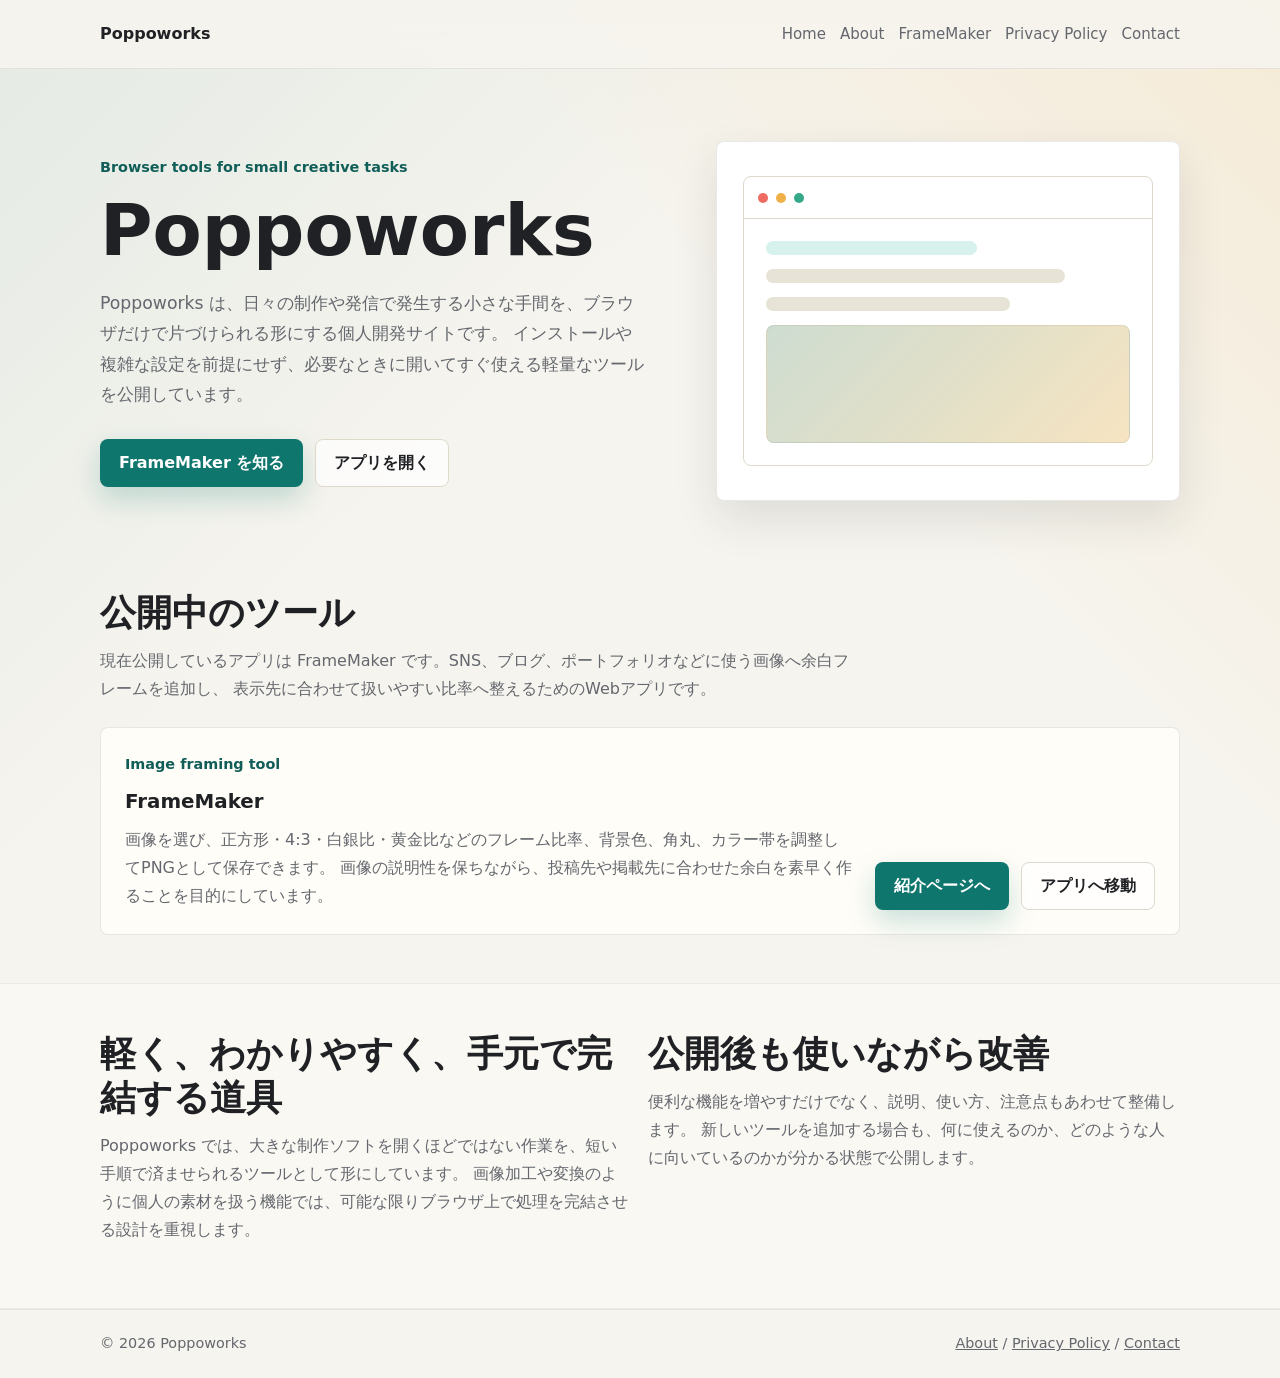
<file: index.html>
<!doctype html>
<html lang="ja">
<head>
  <meta charset="utf-8">
  <meta name="viewport" content="width=device-width, initial-scale=1">
  <title>Poppoworks | ブラウザで使える軽量ツール</title>
  <meta name="description" content="Poppoworks は、ブラウザ上で使える軽量な制作支援ツールを公開する個人開発サイトです。現在は画像に余白フレームを付ける FrameMaker を公開しています。">
  <meta name="robots" content="index, follow">
  <meta name="theme-color" content="#f6f4ee">
  <link rel="canonical" href="https://poppoworks.dev/">
  <link rel="stylesheet" href="styles.css">
  <meta property="og:type" content="website">
  <meta property="og:site_name" content="Poppoworks">
  <meta property="og:title" content="Poppoworks | ブラウザで使える軽量ツール">
  <meta property="og:description" content="Poppoworks は、ブラウザ上で使える軽量な制作支援ツールを公開する個人開発サイトです。">
  <meta property="og:url" content="https://poppoworks.dev/">
  <meta name="twitter:card" content="summary">
  <script type="application/ld+json">
    {
      "@context": "https://schema.org",
      "@graph": [
        {
          "@type": "WebSite",
          "@id": "https://poppoworks.dev/#website",
          "url": "https://poppoworks.dev/",
          "name": "Poppoworks",
          "description": "ブラウザ上で使える軽量な制作支援ツールを公開する個人開発サイトです。"
        },
        {
          "@type": "Organization",
          "@id": "https://poppoworks.dev/#organization",
          "name": "Poppoworks",
          "url": "https://poppoworks.dev/"
        }
      ]
    }
  </script>
</head>
<body>
  <div class="site-shell">
    <header class="site-header">
      <div class="inner header-inner">
        <a class="brand" href="/">Poppoworks</a>
        <nav class="nav" aria-label="主要ナビゲーション">
          <a href="/">Home</a>
          <a href="about.html">About</a>
          <a href="framemaker.html">FrameMaker</a>
          <a href="privacy.html">Privacy Policy</a>
          <a href="contact.html">Contact</a>
        </nav>
      </div>
    </header>

    <main>
      <section class="hero">
        <div class="inner hero-grid">
          <div>
            <p class="eyebrow">Browser tools for small creative tasks</p>
            <h1>Poppoworks</h1>
            <p class="lead">
              Poppoworks は、日々の制作や発信で発生する小さな手間を、ブラウザだけで片づけられる形にする個人開発サイトです。
              インストールや複雑な設定を前提にせず、必要なときに開いてすぐ使える軽量なツールを公開しています。
            </p>
            <div class="actions">
              <a class="button button-primary" href="framemaker.html">FrameMaker を知る</a>
              <a class="button button-secondary" href="https://framemaker.poppoworks.dev/" rel="noopener">アプリを開く</a>
            </div>
          </div>
          <div class="visual" aria-hidden="true">
            <div class="mock-window">
              <div class="mock-toolbar"><span></span><span></span><span></span></div>
              <div class="mock-body">
                <span class="mock-row short"></span>
                <span class="mock-row"></span>
                <span class="mock-row medium"></span>
                <span class="mock-panel"></span>
              </div>
            </div>
          </div>
        </div>
      </section>

      <section class="section">
        <div class="inner">
          <div class="section-heading">
            <h2>公開中のツール</h2>
            <p>
              現在公開しているアプリは FrameMaker です。SNS、ブログ、ポートフォリオなどに使う画像へ余白フレームを追加し、
              表示先に合わせて扱いやすい比率へ整えるためのWebアプリです。
            </p>
          </div>
          <article class="feature-card">
            <div>
              <p class="eyebrow">Image framing tool</p>
              <h3>FrameMaker</h3>
              <p>
                画像を選び、正方形・4:3・白銀比・黄金比などのフレーム比率、背景色、角丸、カラー帯を調整してPNGとして保存できます。
                画像の説明性を保ちながら、投稿先や掲載先に合わせた余白を素早く作ることを目的にしています。
              </p>
            </div>
            <div class="actions">
              <a class="button button-primary" href="framemaker.html">紹介ページへ</a>
              <a class="button button-secondary" href="https://framemaker.poppoworks.dev/" rel="noopener">アプリへ移動</a>
            </div>
          </article>
        </div>
      </section>

      <section class="section alt">
        <div class="inner text-grid">
          <div>
            <h2>軽く、わかりやすく、手元で完結する道具</h2>
            <p>
              Poppoworks では、大きな制作ソフトを開くほどではない作業を、短い手順で済ませられるツールとして形にしています。
              画像加工や変換のように個人の素材を扱う機能では、可能な限りブラウザ上で処理を完結させる設計を重視します。
            </p>
          </div>
          <div>
            <h2>公開後も使いながら改善</h2>
            <p>
              便利な機能を増やすだけでなく、説明、使い方、注意点もあわせて整備します。
              新しいツールを追加する場合も、何に使えるのか、どのような人に向いているのかが分かる状態で公開します。
            </p>
          </div>
        </div>
      </section>
    </main>

    <footer class="site-footer">
      <div class="inner footer-inner">
        <span>&copy; 2026 Poppoworks</span>
        <span><a href="about.html">About</a> / <a href="privacy.html">Privacy Policy</a> / <a href="contact.html">Contact</a></span>
      </div>
    </footer>
  </div>
</body>
</html>
</file>
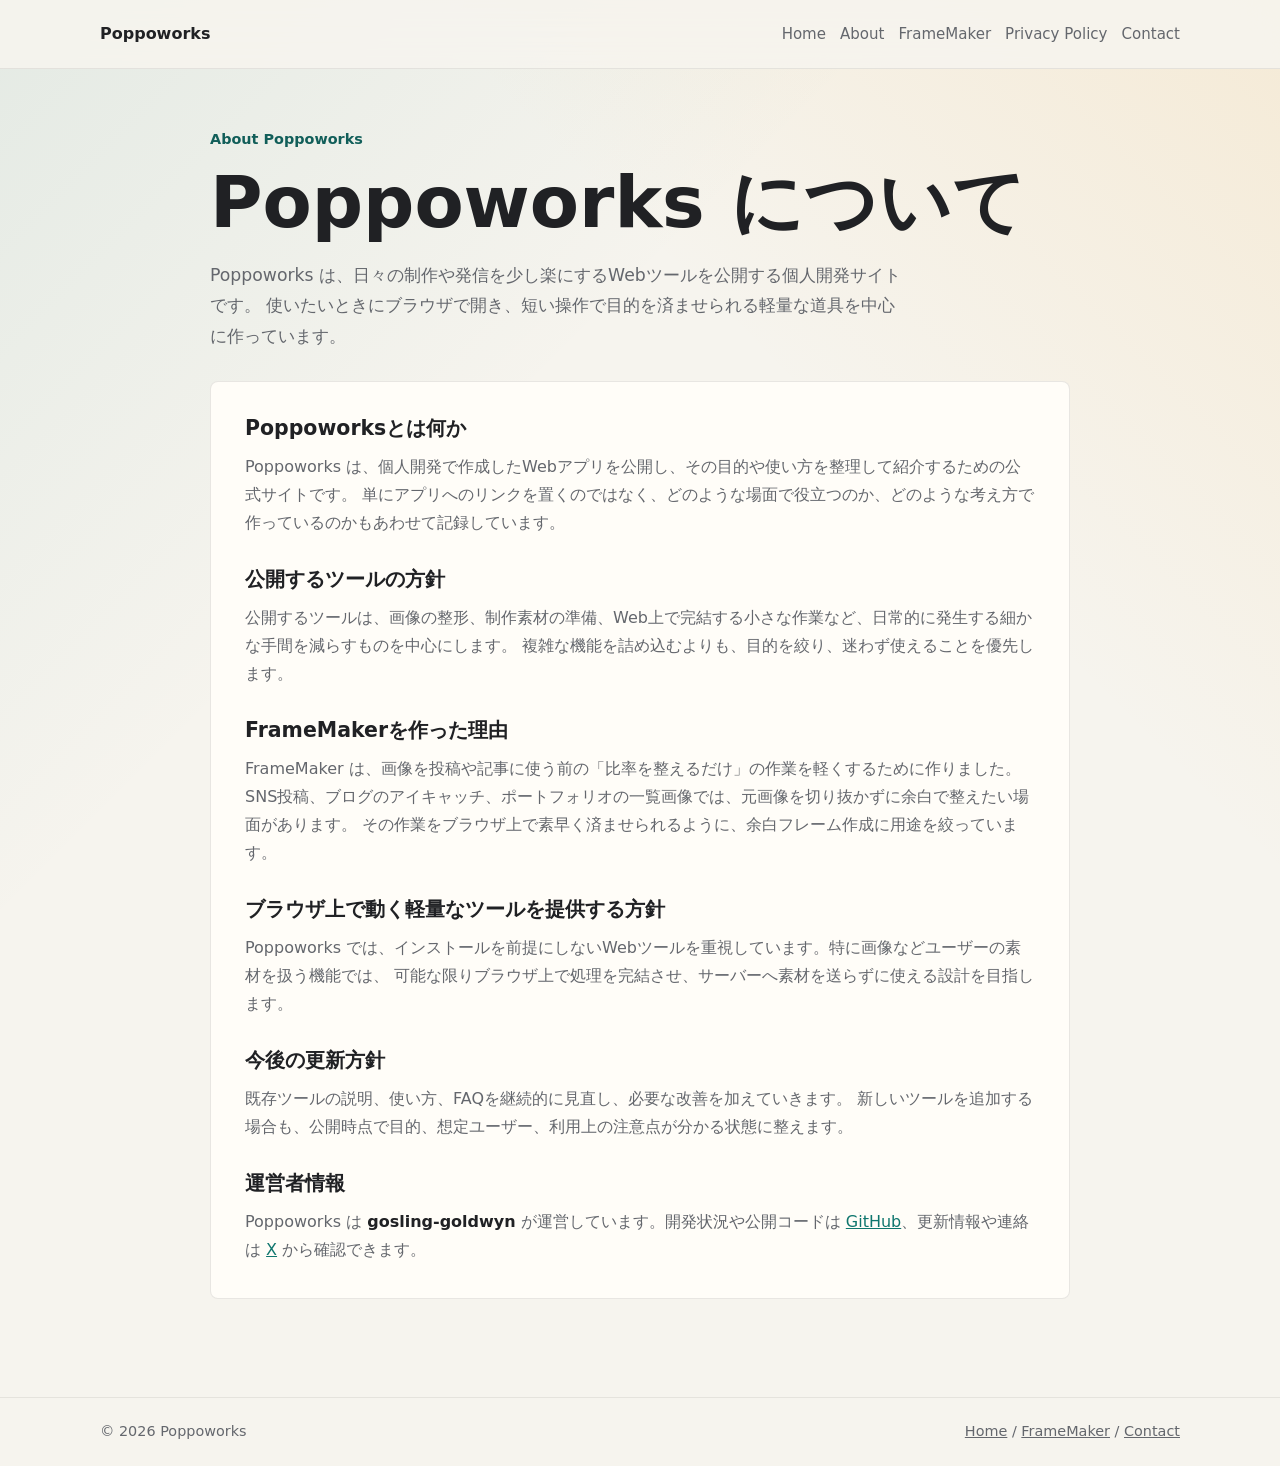
<file: about.html>
<!doctype html>
<html lang="ja">
<head>
  <meta charset="utf-8">
  <meta name="viewport" content="width=device-width, initial-scale=1">
  <title>About | Poppoworks について</title>
  <meta name="description" content="Poppoworks は、ブラウザ上で使える軽量な制作支援ツールを公開する個人開発サイトです。運営方針、FrameMakerを作った理由、今後の更新方針を紹介します。">
  <meta name="robots" content="index, follow">
  <meta name="theme-color" content="#f6f4ee">
  <link rel="canonical" href="https://poppoworks.dev/about.html">
  <link rel="stylesheet" href="styles.css">
  <meta property="og:type" content="article">
  <meta property="og:site_name" content="Poppoworks">
  <meta property="og:title" content="About | Poppoworks について">
  <meta property="og:description" content="Poppoworks の運営方針、公開しているツール、FrameMakerを作った理由を紹介します。">
  <meta property="og:url" content="https://poppoworks.dev/about.html">
  <meta name="twitter:card" content="summary">
</head>
<body>
  <div class="site-shell">
    <header class="site-header">
      <div class="inner header-inner">
        <a class="brand" href="/">Poppoworks</a>
        <nav class="nav" aria-label="主要ナビゲーション">
          <a href="/">Home</a>
          <a href="about.html">About</a>
          <a href="framemaker.html">FrameMaker</a>
          <a href="privacy.html">Privacy Policy</a>
          <a href="contact.html">Contact</a>
        </nav>
      </div>
    </header>

    <main class="page-main">
      <div class="inner narrow">
        <p class="eyebrow">About Poppoworks</p>
        <h1>Poppoworks について</h1>
        <p class="lead">
          Poppoworks は、日々の制作や発信を少し楽にするWebツールを公開する個人開発サイトです。
          使いたいときにブラウザで開き、短い操作で目的を済ませられる軽量な道具を中心に作っています。
        </p>

        <section class="content-block">
          <h2>Poppoworksとは何か</h2>
          <p>
            Poppoworks は、個人開発で作成したWebアプリを公開し、その目的や使い方を整理して紹介するための公式サイトです。
            単にアプリへのリンクを置くのではなく、どのような場面で役立つのか、どのような考え方で作っているのかもあわせて記録しています。
          </p>

          <h2>公開するツールの方針</h2>
          <p>
            公開するツールは、画像の整形、制作素材の準備、Web上で完結する小さな作業など、日常的に発生する細かな手間を減らすものを中心にします。
            複雑な機能を詰め込むよりも、目的を絞り、迷わず使えることを優先します。
          </p>

          <h2>FrameMakerを作った理由</h2>
          <p>
            FrameMaker は、画像を投稿や記事に使う前の「比率を整えるだけ」の作業を軽くするために作りました。
            SNS投稿、ブログのアイキャッチ、ポートフォリオの一覧画像では、元画像を切り抜かずに余白で整えたい場面があります。
            その作業をブラウザ上で素早く済ませられるように、余白フレーム作成に用途を絞っています。
          </p>

          <h2>ブラウザ上で動く軽量なツールを提供する方針</h2>
          <p>
            Poppoworks では、インストールを前提にしないWebツールを重視しています。特に画像などユーザーの素材を扱う機能では、
            可能な限りブラウザ上で処理を完結させ、サーバーへ素材を送らずに使える設計を目指します。
          </p>

          <h2>今後の更新方針</h2>
          <p>
            既存ツールの説明、使い方、FAQを継続的に見直し、必要な改善を加えていきます。
            新しいツールを追加する場合も、公開時点で目的、想定ユーザー、利用上の注意点が分かる状態に整えます。
          </p>

          <h2>運営者情報</h2>
          <p>
            Poppoworks は <strong>gosling-goldwyn</strong> が運営しています。開発状況や公開コードは
            <a href="https://github.com/gosling-goldwyn" rel="noopener">GitHub</a>、更新情報や連絡は
            <a href="https://x.com/hato366" rel="noopener">X</a> から確認できます。
          </p>
        </section>
      </div>
    </main>

    <footer class="site-footer">
      <div class="inner footer-inner">
        <span>&copy; 2026 Poppoworks</span>
        <span><a href="/">Home</a> / <a href="framemaker.html">FrameMaker</a> / <a href="contact.html">Contact</a></span>
      </div>
    </footer>
  </div>
</body>
</html>
</file>
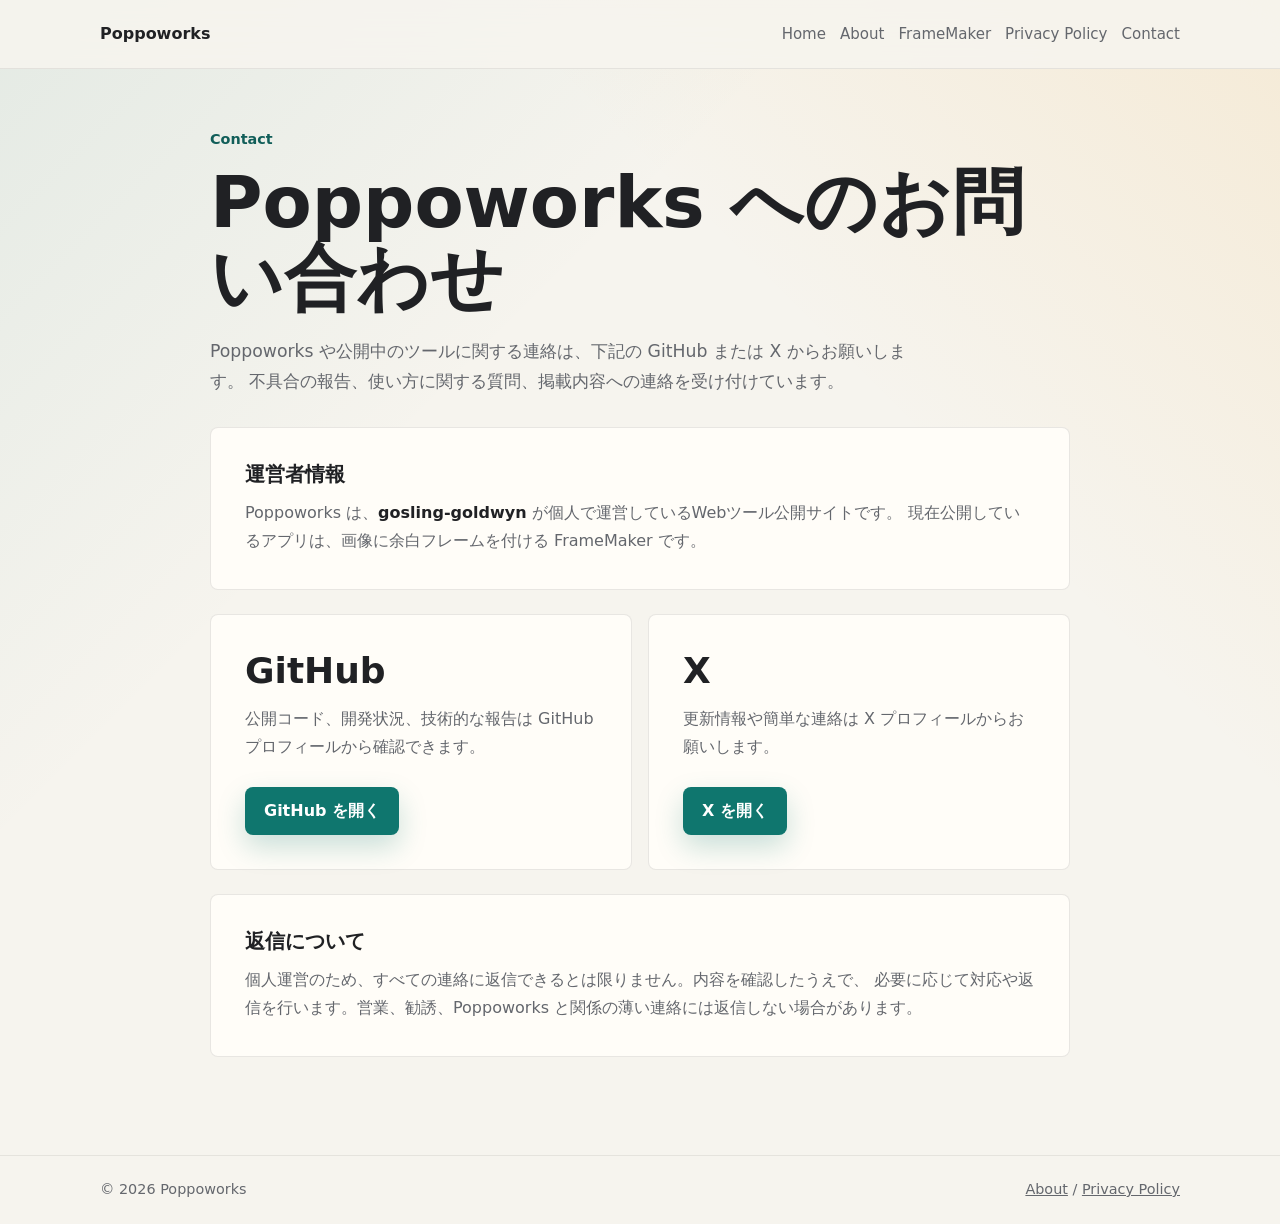
<file: contact.html>
<!doctype html>
<html lang="ja">
<head>
  <meta charset="utf-8">
  <meta name="viewport" content="width=device-width, initial-scale=1">
  <title>Contact | Poppoworks</title>
  <meta name="description" content="Poppoworks への問い合わせ方法、運営者情報、GitHub と X の公式リンクを掲載しています。">
  <meta name="robots" content="index, follow">
  <meta name="theme-color" content="#f6f4ee">
  <link rel="canonical" href="https://poppoworks.dev/contact.html">
  <link rel="stylesheet" href="styles.css">
  <meta property="og:type" content="website">
  <meta property="og:site_name" content="Poppoworks">
  <meta property="og:title" content="Contact | Poppoworks">
  <meta property="og:description" content="Poppoworks への問い合わせ方法、運営者情報、GitHub と X の公式リンクを掲載しています。">
  <meta property="og:url" content="https://poppoworks.dev/contact.html">
  <meta name="twitter:card" content="summary">
</head>
<body>
  <div class="site-shell">
    <header class="site-header">
      <div class="inner header-inner">
        <a class="brand" href="/">Poppoworks</a>
        <nav class="nav" aria-label="主要ナビゲーション">
          <a href="/">Home</a>
          <a href="about.html">About</a>
          <a href="framemaker.html">FrameMaker</a>
          <a href="privacy.html">Privacy Policy</a>
          <a href="contact.html">Contact</a>
        </nav>
      </div>
    </header>

    <main class="page-main">
      <div class="inner narrow">
        <p class="eyebrow">Contact</p>
        <h1>Poppoworks へのお問い合わせ</h1>
        <p class="lead">
          Poppoworks や公開中のツールに関する連絡は、下記の GitHub または X からお願いします。
          不具合の報告、使い方に関する質問、掲載内容への連絡を受け付けています。
        </p>

        <section class="content-block">
          <h2>運営者情報</h2>
          <p>
            Poppoworks は、<strong>gosling-goldwyn</strong> が個人で運営しているWebツール公開サイトです。
            現在公開しているアプリは、画像に余白フレームを付ける FrameMaker です。
          </p>
        </section>

        <div class="card-grid two">
          <section class="card">
            <h2>GitHub</h2>
            <p>公開コード、開発状況、技術的な報告は GitHub プロフィールから確認できます。</p>
            <a class="button button-primary" href="https://github.com/gosling-goldwyn" rel="noopener">GitHub を開く</a>
          </section>
          <section class="card">
            <h2>X</h2>
            <p>更新情報や簡単な連絡は X プロフィールからお願いします。</p>
            <a class="button button-primary" href="https://x.com/hato366" rel="noopener">X を開く</a>
          </section>
        </div>

        <section class="content-block">
          <h2>返信について</h2>
          <p>
            個人運営のため、すべての連絡に返信できるとは限りません。内容を確認したうえで、
            必要に応じて対応や返信を行います。営業、勧誘、Poppoworks と関係の薄い連絡には返信しない場合があります。
          </p>
        </section>
      </div>
    </main>

    <footer class="site-footer">
      <div class="inner footer-inner">
        <span>&copy; 2026 Poppoworks</span>
        <span><a href="about.html">About</a> / <a href="privacy.html">Privacy Policy</a></span>
      </div>
    </footer>
  </div>
</body>
</html>
</file>
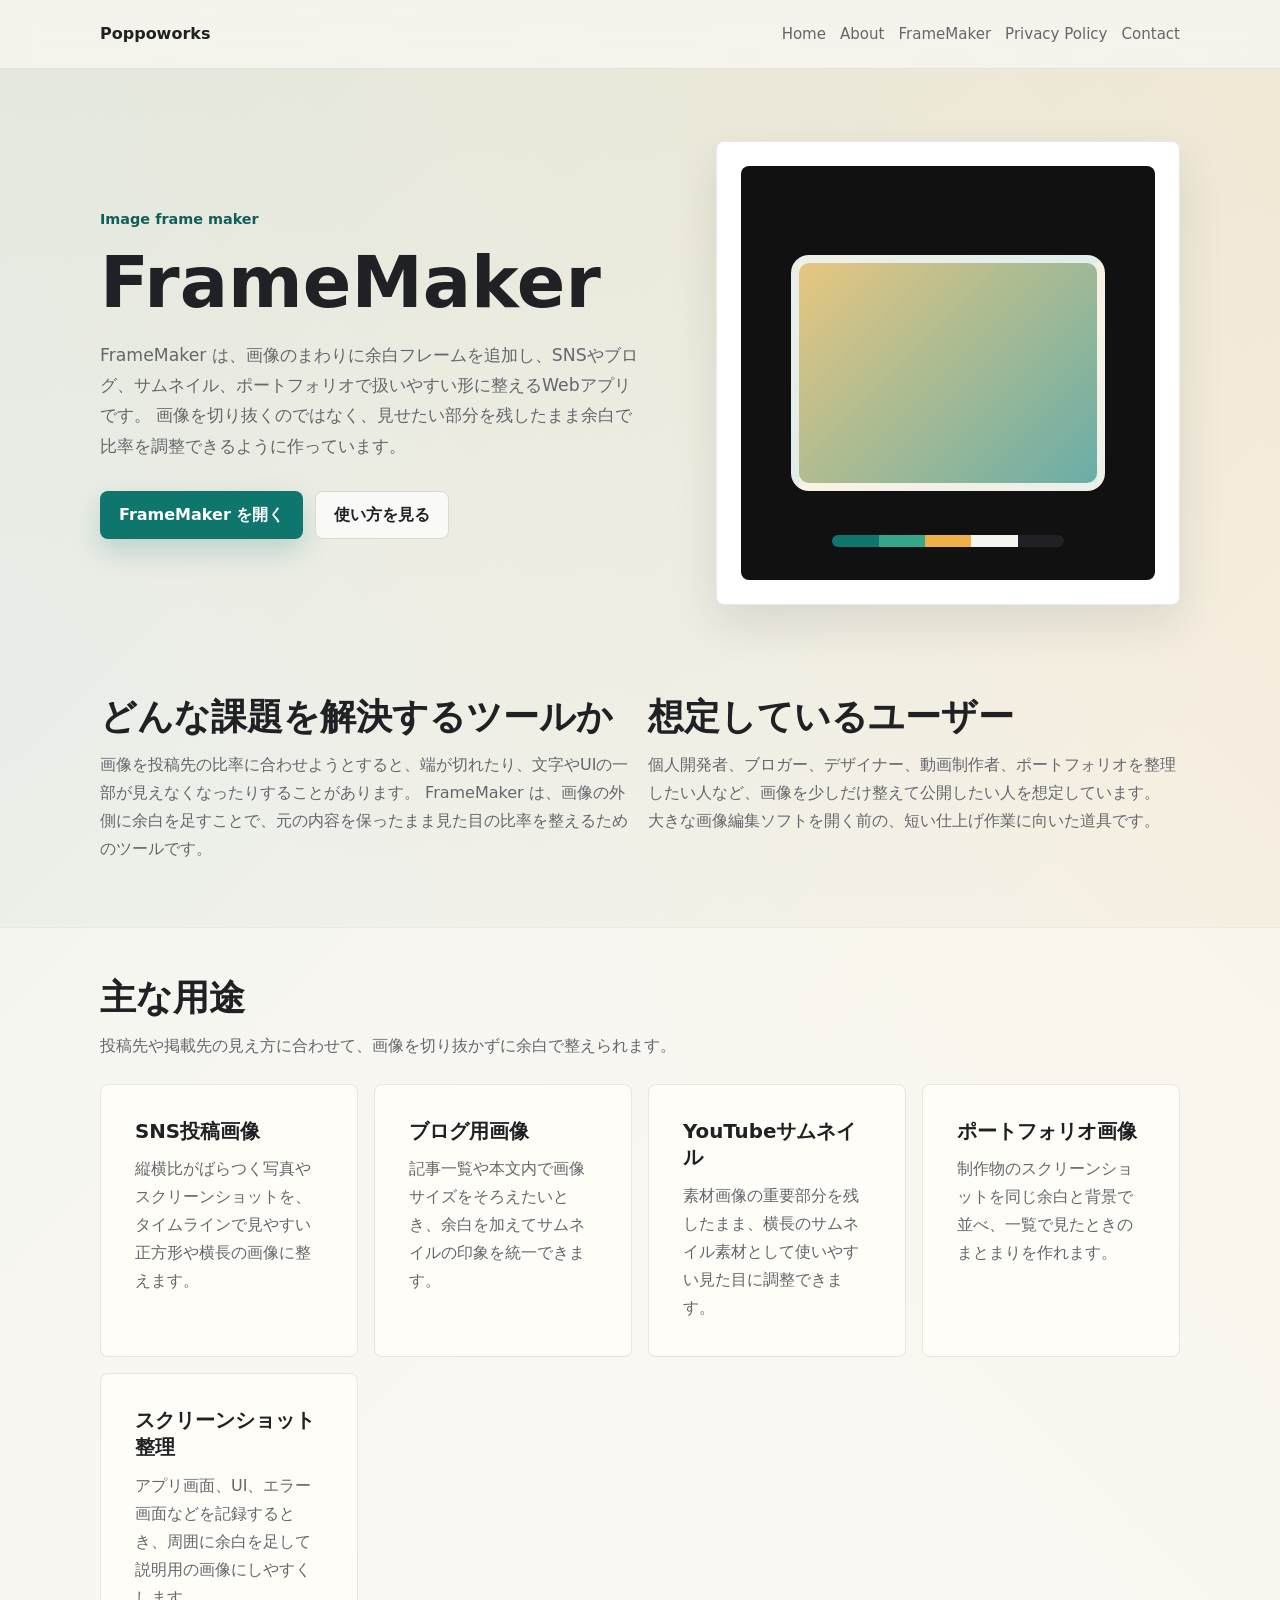
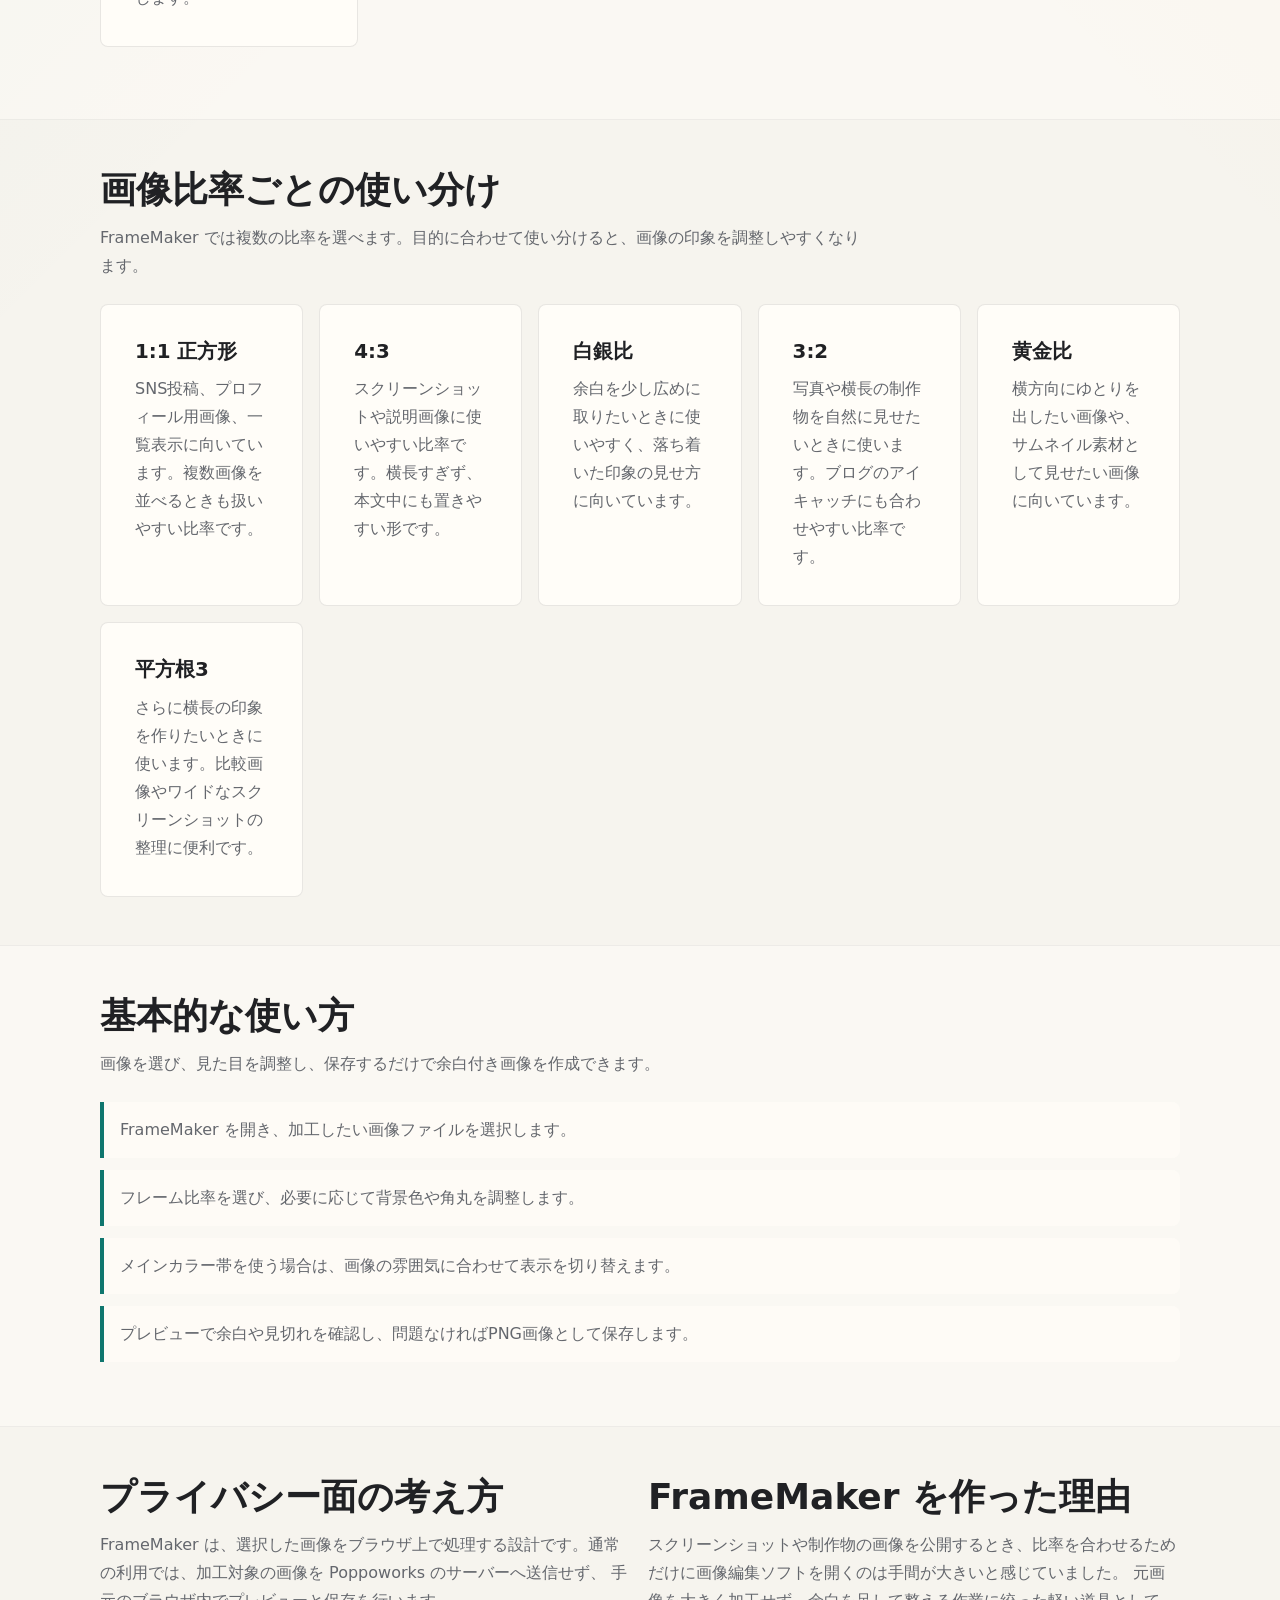
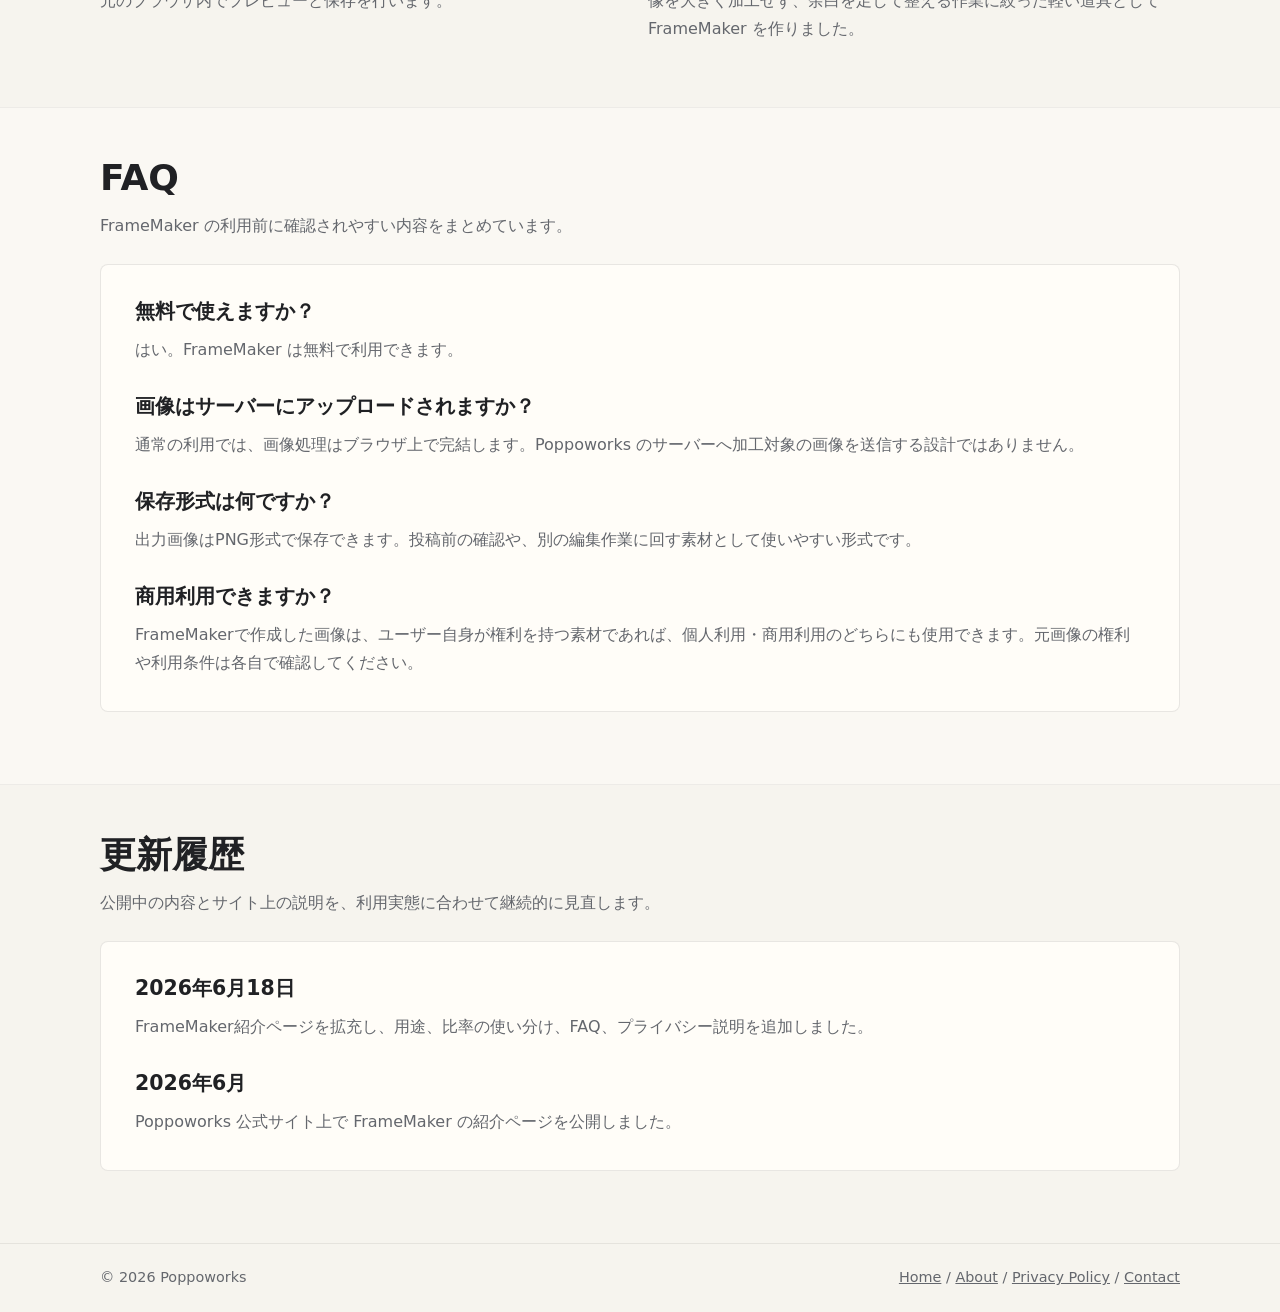
<file: framemaker.html>
<!doctype html>
<html lang="ja">
<head>
  <meta charset="utf-8">
  <meta name="viewport" content="width=device-width, initial-scale=1">
  <title>FrameMaker | 画像に余白フレームを追加するブラウザツール</title>
  <meta name="description" content="FrameMaker は、SNS投稿画像、ブログ用画像、YouTubeサムネイル、ポートフォリオ画像、スクリーンショット整理に使える余白フレーム作成ツールです。">
  <meta name="robots" content="index, follow">
  <meta name="theme-color" content="#f6f4ee">
  <link rel="canonical" href="https://poppoworks.dev/framemaker.html">
  <link rel="stylesheet" href="styles.css">
  <meta property="og:type" content="article">
  <meta property="og:site_name" content="Poppoworks">
  <meta property="og:title" content="FrameMaker | 画像に余白フレームを追加するブラウザツール">
  <meta property="og:description" content="画像に余白フレームを追加し、投稿先や掲載先に合わせて比率と見た目を整えるWebアプリです。">
  <meta property="og:url" content="https://poppoworks.dev/framemaker.html">
  <meta name="twitter:card" content="summary">
  <script async src="https://pagead2.googlesyndication.com/pagead/js/adsbygoogle.js?client=ca-pub-5840725185082524" crossorigin="anonymous"></script>
  <script type="application/ld+json">
    {
      "@context": "https://schema.org",
      "@type": "SoftwareApplication",
      "@id": "https://framemaker.poppoworks.dev/#software",
      "name": "FrameMaker",
      "url": "https://framemaker.poppoworks.dev/",
      "applicationCategory": "MultimediaApplication",
      "operatingSystem": "Web",
      "description": "画像に余白フレームを追加し、比率、背景色、角丸、カラー帯を調整して保存できるブラウザツールです。",
      "featureList": [
        "画像への余白フレーム追加",
        "正方形、4:3、白銀比、3:2、黄金比、平方根3の比率プリセット",
        "背景色の選択",
        "角丸調整",
        "メインカラー帯の追加",
        "PNG画像として保存"
      ],
      "offers": {
        "@type": "Offer",
        "price": "0",
        "priceCurrency": "JPY"
      }
    }
  </script>
</head>
<body>
  <div class="site-shell">
    <header class="site-header">
      <div class="inner header-inner">
        <a class="brand" href="/">Poppoworks</a>
        <nav class="nav" aria-label="主要ナビゲーション">
          <a href="/">Home</a>
          <a href="about.html">About</a>
          <a href="framemaker.html">FrameMaker</a>
          <a href="privacy.html">Privacy Policy</a>
          <a href="contact.html">Contact</a>
        </nav>
      </div>
    </header>

    <main>
      <section class="hero">
        <div class="inner hero-grid">
          <div>
            <p class="eyebrow">Image frame maker</p>
            <h1>FrameMaker</h1>
            <p class="lead">
              FrameMaker は、画像のまわりに余白フレームを追加し、SNSやブログ、サムネイル、ポートフォリオで扱いやすい形に整えるWebアプリです。
              画像を切り抜くのではなく、見せたい部分を残したまま余白で比率を調整できるように作っています。
            </p>
            <div class="actions">
              <a class="button button-primary" href="https://framemaker.poppoworks.dev/" rel="noopener">FrameMaker を開く</a>
              <a class="button button-secondary" href="#usage">使い方を見る</a>
            </div>
          </div>
          <div class="preview" aria-hidden="true">
            <div class="preview-frame">
              <div class="preview-image"></div>
              <div class="color-bar"><span></span><span></span><span></span><span></span><span></span></div>
            </div>
          </div>
        </div>
      </section>

      <section class="section">
        <div class="inner text-grid">
          <div>
            <h2>どんな課題を解決するツールか</h2>
            <p>
              画像を投稿先の比率に合わせようとすると、端が切れたり、文字やUIの一部が見えなくなったりすることがあります。
              FrameMaker は、画像の外側に余白を足すことで、元の内容を保ったまま見た目の比率を整えるためのツールです。
            </p>
          </div>
          <div>
            <h2>想定しているユーザー</h2>
            <p>
              個人開発者、ブロガー、デザイナー、動画制作者、ポートフォリオを整理したい人など、画像を少しだけ整えて公開したい人を想定しています。
              大きな画像編集ソフトを開く前の、短い仕上げ作業に向いた道具です。
            </p>
          </div>
        </div>
      </section>

      <section class="section alt">
        <div class="inner">
          <div class="section-heading">
            <h2>主な用途</h2>
            <p>投稿先や掲載先の見え方に合わせて、画像を切り抜かずに余白で整えられます。</p>
          </div>
          <div class="card-grid">
            <article class="card">
              <h3>SNS投稿画像</h3>
              <p>縦横比がばらつく写真やスクリーンショットを、タイムラインで見やすい正方形や横長の画像に整えます。</p>
            </article>
            <article class="card">
              <h3>ブログ用画像</h3>
              <p>記事一覧や本文内で画像サイズをそろえたいとき、余白を加えてサムネイルの印象を統一できます。</p>
            </article>
            <article class="card">
              <h3>YouTubeサムネイル</h3>
              <p>素材画像の重要部分を残したまま、横長のサムネイル素材として使いやすい見た目に調整できます。</p>
            </article>
            <article class="card">
              <h3>ポートフォリオ画像</h3>
              <p>制作物のスクリーンショットを同じ余白と背景で並べ、一覧で見たときのまとまりを作れます。</p>
            </article>
            <article class="card">
              <h3>スクリーンショット整理</h3>
              <p>アプリ画面、UI、エラー画面などを記録するとき、周囲に余白を足して説明用の画像にしやすくします。</p>
            </article>
          </div>
        </div>
      </section>

      <section class="section">
        <div class="inner">
          <div class="section-heading">
            <h2>画像比率ごとの使い分け</h2>
            <p>FrameMaker では複数の比率を選べます。目的に合わせて使い分けると、画像の印象を調整しやすくなります。</p>
          </div>
          <div class="ratio-grid">
            <article class="card">
              <h3>1:1 正方形</h3>
              <p>SNS投稿、プロフィール用画像、一覧表示に向いています。複数画像を並べるときも扱いやすい比率です。</p>
            </article>
            <article class="card">
              <h3>4:3</h3>
              <p>スクリーンショットや説明画像に使いやすい比率です。横長すぎず、本文中にも置きやすい形です。</p>
            </article>
            <article class="card">
              <h3>白銀比</h3>
              <p>余白を少し広めに取りたいときに使いやすく、落ち着いた印象の見せ方に向いています。</p>
            </article>
            <article class="card">
              <h3>3:2</h3>
              <p>写真や横長の制作物を自然に見せたいときに使います。ブログのアイキャッチにも合わせやすい比率です。</p>
            </article>
            <article class="card">
              <h3>黄金比</h3>
              <p>横方向にゆとりを出したい画像や、サムネイル素材として見せたい画像に向いています。</p>
            </article>
            <article class="card">
              <h3>平方根3</h3>
              <p>さらに横長の印象を作りたいときに使います。比較画像やワイドなスクリーンショットの整理に便利です。</p>
            </article>
          </div>
        </div>
      </section>

      <section class="section alt" id="usage">
        <div class="inner">
          <div class="section-heading">
            <h2>基本的な使い方</h2>
            <p>画像を選び、見た目を調整し、保存するだけで余白付き画像を作成できます。</p>
          </div>
          <ol class="steps">
            <li>FrameMaker を開き、加工したい画像ファイルを選択します。</li>
            <li>フレーム比率を選び、必要に応じて背景色や角丸を調整します。</li>
            <li>メインカラー帯を使う場合は、画像の雰囲気に合わせて表示を切り替えます。</li>
            <li>プレビューで余白や見切れを確認し、問題なければPNG画像として保存します。</li>
          </ol>
        </div>
      </section>

      <section class="section">
        <div class="inner text-grid">
          <div>
            <h2>プライバシー面の考え方</h2>
            <p>
              FrameMaker は、選択した画像をブラウザ上で処理する設計です。通常の利用では、加工対象の画像を Poppoworks のサーバーへ送信せず、
              手元のブラウザ内でプレビューと保存を行います。
            </p>
          </div>
          <div>
            <h2>FrameMaker を作った理由</h2>
            <p>
              スクリーンショットや制作物の画像を公開するとき、比率を合わせるためだけに画像編集ソフトを開くのは手間が大きいと感じていました。
              元画像を大きく加工せず、余白を足して整える作業に絞った軽い道具として FrameMaker を作りました。
            </p>
          </div>
        </div>
      </section>

      <section class="section alt">
        <div class="inner">
          <div class="section-heading">
            <h2>FAQ</h2>
            <p>FrameMaker の利用前に確認されやすい内容をまとめています。</p>
          </div>
          <div class="content-block">
            <h2>無料で使えますか？</h2>
            <p>はい。FrameMaker は無料で利用できます。</p>
            <h2>画像はサーバーにアップロードされますか？</h2>
            <p>通常の利用では、画像処理はブラウザ上で完結します。Poppoworks のサーバーへ加工対象の画像を送信する設計ではありません。</p>
            <h2>保存形式は何ですか？</h2>
            <p>出力画像はPNG形式で保存できます。投稿前の確認や、別の編集作業に回す素材として使いやすい形式です。</p>
            <h2>商用利用できますか？</h2>
            <p>FrameMakerで作成した画像は、ユーザー自身が権利を持つ素材であれば、個人利用・商用利用のどちらにも使用できます。元画像の権利や利用条件は各自で確認してください。</p>
          </div>
        </div>
      </section>

      <section class="section">
        <div class="inner">
          <div class="section-heading">
            <h2>更新履歴</h2>
            <p>公開中の内容とサイト上の説明を、利用実態に合わせて継続的に見直します。</p>
          </div>
          <div class="content-block">
            <h2>2026年6月18日</h2>
            <p>FrameMaker紹介ページを拡充し、用途、比率の使い分け、FAQ、プライバシー説明を追加しました。</p>
            <h2>2026年6月</h2>
            <p>Poppoworks 公式サイト上で FrameMaker の紹介ページを公開しました。</p>
          </div>
        </div>
      </section>
    </main>

    <footer class="site-footer">
      <div class="inner footer-inner">
        <span>&copy; 2026 Poppoworks</span>
        <span><a href="/">Home</a> / <a href="about.html">About</a> / <a href="privacy.html">Privacy Policy</a> / <a href="contact.html">Contact</a></span>
      </div>
    </footer>
  </div>
</body>
</html>
</file>
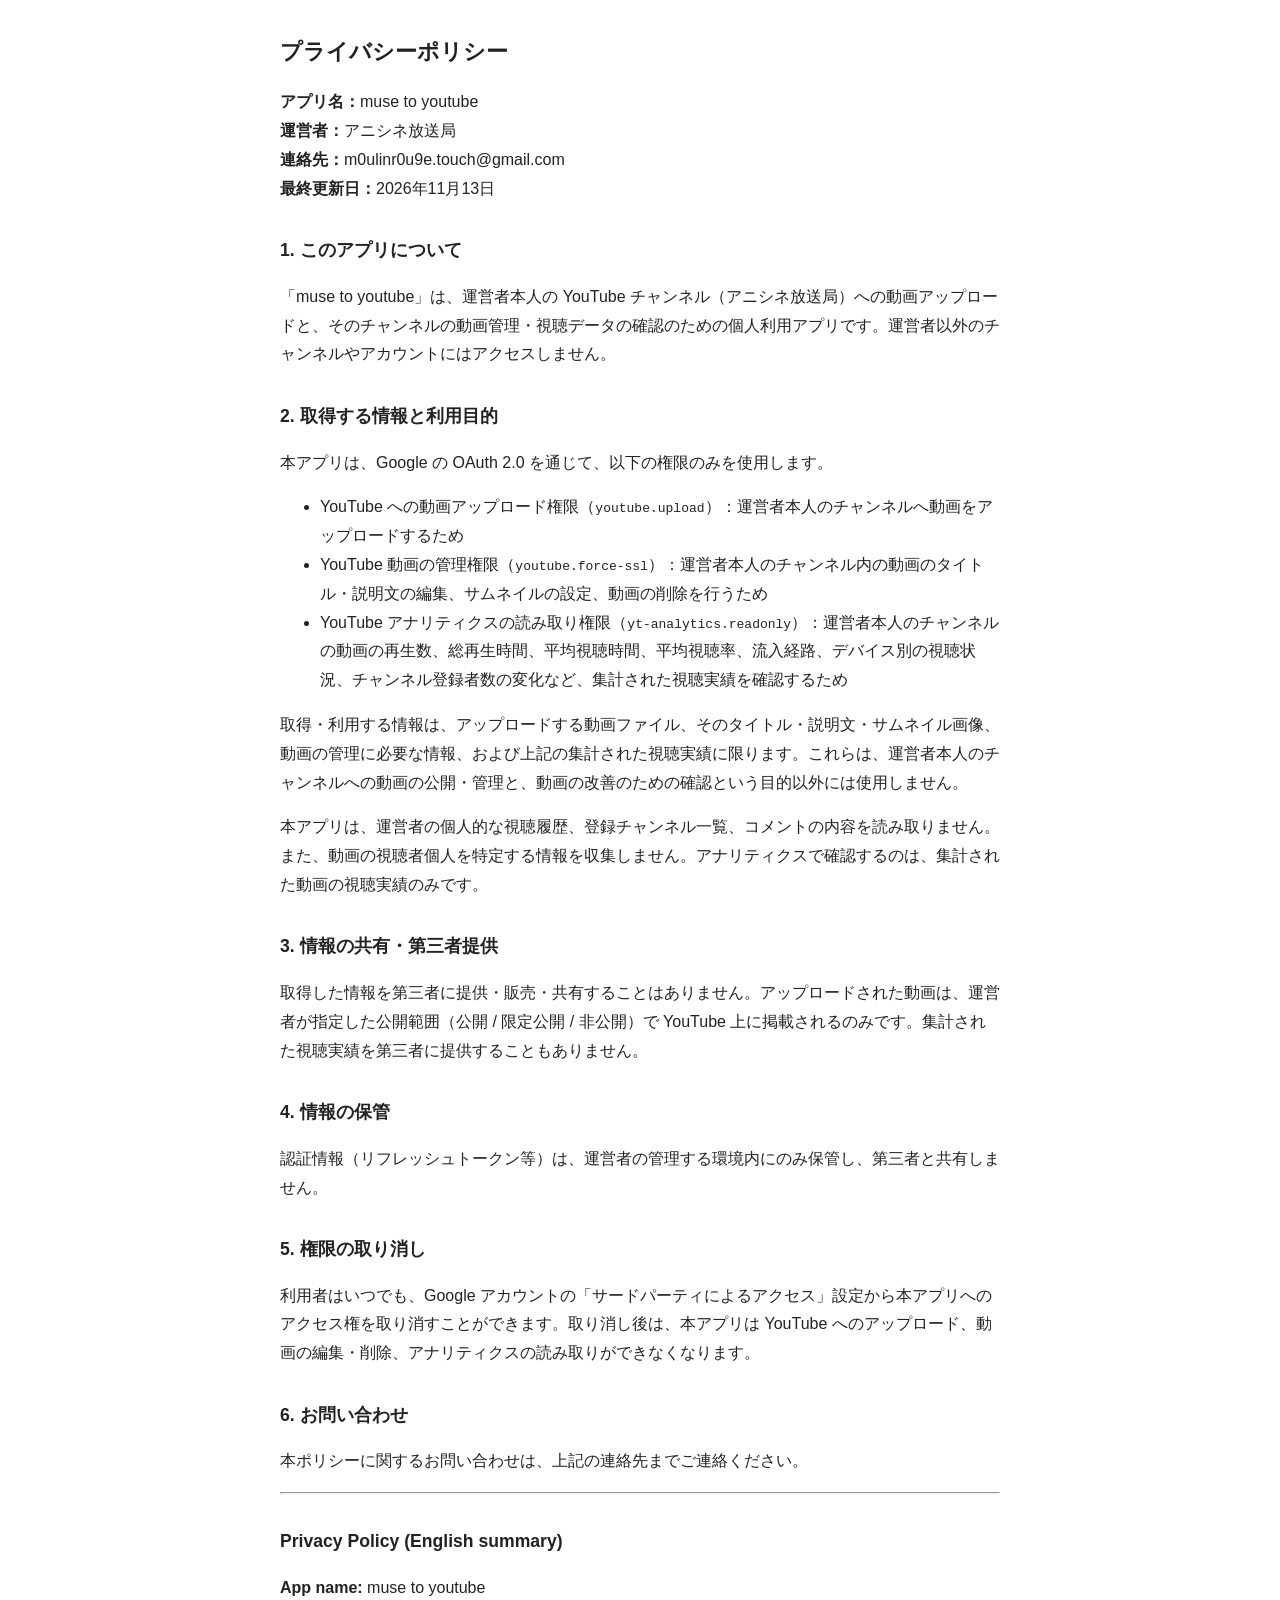
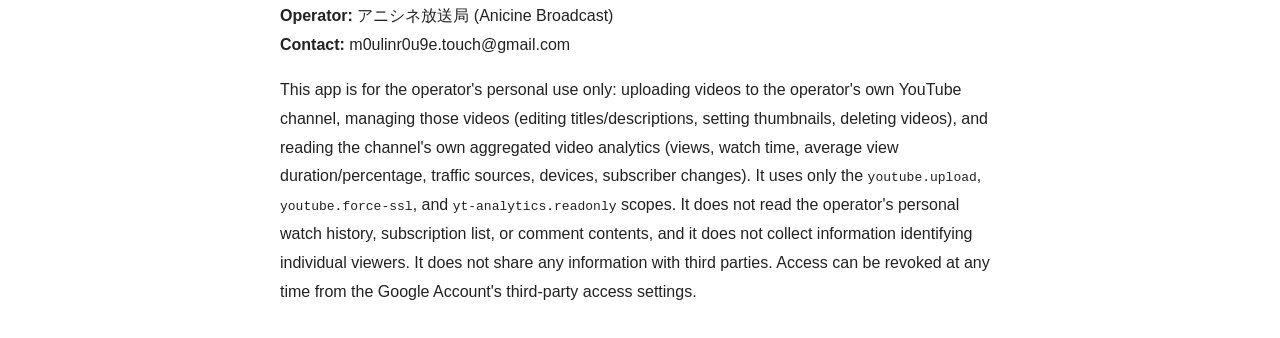
<file: privacy-policy-muse-to-youtube.html>
<!DOCTYPE html>
<html lang="ja">

<head>
    <meta charset="utf-8">
    <meta name="viewport" content="width=device-width, initial-scale=1">
    <title>プライバシーポリシー — muse to youtube</title>
    <style>
        body {
            font-family: sans-serif;
            max-width: 720px;
            margin: 2em auto;
            padding: 0 1em;
            line-height: 1.8;
            color: #222
        }

        h1 {
            font-size: 1.4em
        }

        h2 {
            font-size: 1.1em;
            margin-top: 1.8em
        }
    </style>
</head>

<body>
    <h1>プライバシーポリシー</h1>
    <p><strong>アプリ名：</strong>muse to youtube<br>
        <strong>運営者：</strong>アニシネ放送局<br>
        <strong>連絡先：</strong>m0ulinr0u9e.touch@gmail.com<br>
        <strong>最終更新日：</strong>2026年11月13日
    </p>

    <h2>1. このアプリについて</h2>
    <p>「muse to youtube」は、運営者本人の YouTube
        チャンネル（アニシネ放送局）への動画アップロードと、そのチャンネルの動画管理・視聴データの確認のための個人利用アプリです。運営者以外のチャンネルやアカウントにはアクセスしません。</p>

    <h2>2. 取得する情報と利用目的</h2>
    <p>本アプリは、Google の OAuth 2.0 を通じて、以下の権限のみを使用します。</p>
    <ul>
        <li>YouTube への動画アップロード権限（<code>youtube.upload</code>）：運営者本人のチャンネルへ動画をアップロードするため</li>
        <li>YouTube 動画の管理権限（<code>youtube.force-ssl</code>）：運営者本人のチャンネル内の動画のタイトル・説明文の編集、サムネイルの設定、動画の削除を行うため</li>
        <li>YouTube
            アナリティクスの読み取り権限（<code>yt-analytics.readonly</code>）：運営者本人のチャンネルの動画の再生数、総再生時間、平均視聴時間、平均視聴率、流入経路、デバイス別の視聴状況、チャンネル登録者数の変化など、集計された視聴実績を確認するため
        </li>
    </ul>
    <p>取得・利用する情報は、アップロードする動画ファイル、そのタイトル・説明文・サムネイル画像、動画の管理に必要な情報、および上記の集計された視聴実績に限ります。これらは、運営者本人のチャンネルへの動画の公開・管理と、動画の改善のための確認という目的以外には使用しません。
    </p>
    <p>本アプリは、運営者の個人的な視聴履歴、登録チャンネル一覧、コメントの内容を読み取りません。また、動画の視聴者個人を特定する情報を収集しません。アナリティクスで確認するのは、集計された動画の視聴実績のみです。</p>

    <h2>3. 情報の共有・第三者提供</h2>
    <p>取得した情報を第三者に提供・販売・共有することはありません。アップロードされた動画は、運営者が指定した公開範囲（公開 / 限定公開 / 非公開）で YouTube
        上に掲載されるのみです。集計された視聴実績を第三者に提供することもありません。</p>

    <h2>4. 情報の保管</h2>
    <p>認証情報（リフレッシュトークン等）は、運営者の管理する環境内にのみ保管し、第三者と共有しません。</p>

    <h2>5. 権限の取り消し</h2>
    <p>利用者はいつでも、Google アカウントの「サードパーティによるアクセス」設定から本アプリへのアクセス権を取り消すことができます。取り消し後は、本アプリは YouTube
        へのアップロード、動画の編集・削除、アナリティクスの読み取りができなくなります。</p>

    <h2>6. お問い合わせ</h2>
    <p>本ポリシーに関するお問い合わせは、上記の連絡先までご連絡ください。</p>

    <hr>
    <h2>Privacy Policy (English summary)</h2>
    <p><strong>App name:</strong> muse to youtube<br>
        <strong>Operator:</strong> アニシネ放送局 (Anicine Broadcast)<br>
        <strong>Contact:</strong> m0ulinr0u9e.touch@gmail.com
    </p>
    <p>This app is for the operator's personal use only: uploading videos to the operator's own YouTube channel,
        managing those videos (editing titles/descriptions, setting thumbnails, deleting videos), and reading the
        channel's own aggregated video analytics (views, watch time, average view duration/percentage, traffic sources,
        devices, subscriber changes). It uses only the <code>youtube.upload</code>, <code>youtube.force-ssl</code>, and
        <code>yt-analytics.readonly</code> scopes. It does not read the operator's personal watch history, subscription
        list, or comment contents, and it does not collect information identifying individual viewers. It does not share
        any information with third parties. Access can be revoked at any time from the Google Account's third-party
        access settings.
    </p>
</body>

</html>
</file>
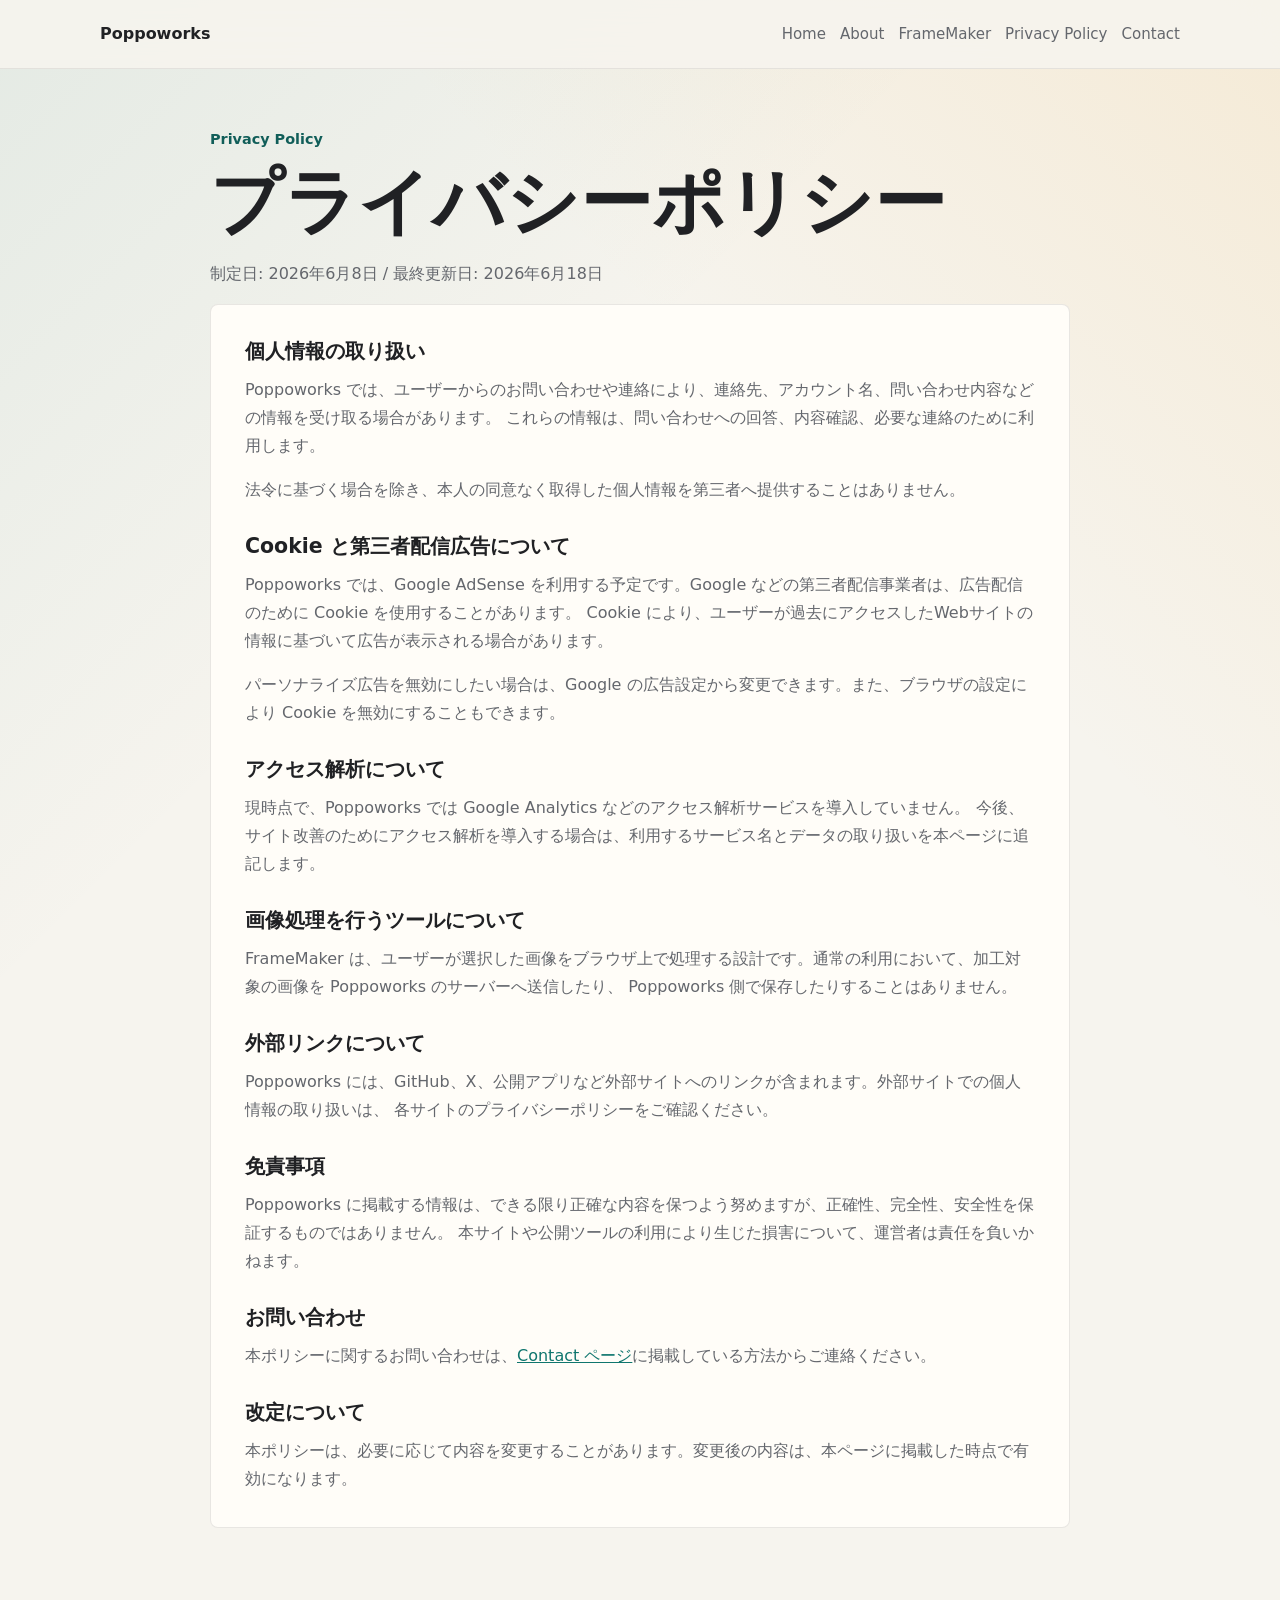
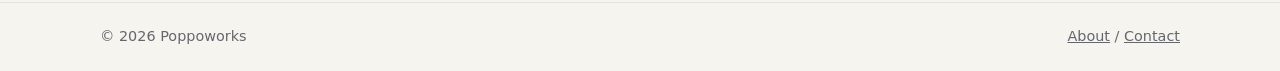
<file: privacy.html>
<!doctype html>
<html lang="ja">
<head>
  <meta charset="utf-8">
  <meta name="viewport" content="width=device-width, initial-scale=1">
  <title>プライバシーポリシー | Poppoworks</title>
  <meta name="description" content="Poppoworks のプライバシーポリシーです。個人情報、Cookie、Google AdSense、アクセス解析、外部リンクについて説明しています。">
  <meta name="robots" content="index, follow">
  <meta name="theme-color" content="#f6f4ee">
  <link rel="canonical" href="https://poppoworks.dev/privacy.html">
  <link rel="stylesheet" href="styles.css">
  <meta property="og:type" content="article">
  <meta property="og:site_name" content="Poppoworks">
  <meta property="og:title" content="プライバシーポリシー | Poppoworks">
  <meta property="og:description" content="Poppoworks のプライバシーポリシーです。個人情報、Cookie、Google AdSense、アクセス解析、外部リンクについて説明しています。">
  <meta property="og:url" content="https://poppoworks.dev/privacy.html">
  <meta name="twitter:card" content="summary">
</head>
<body>
  <div class="site-shell">
    <header class="site-header">
      <div class="inner header-inner">
        <a class="brand" href="/">Poppoworks</a>
        <nav class="nav" aria-label="主要ナビゲーション">
          <a href="/">Home</a>
          <a href="about.html">About</a>
          <a href="framemaker.html">FrameMaker</a>
          <a href="privacy.html">Privacy Policy</a>
          <a href="contact.html">Contact</a>
        </nav>
      </div>
    </header>

    <main class="page-main">
      <div class="inner narrow">
        <p class="eyebrow">Privacy Policy</p>
        <h1>プライバシーポリシー</h1>
        <p class="updated">制定日: 2026年6月8日 / 最終更新日: 2026年6月18日</p>

        <article class="policy">
          <h2>個人情報の取り扱い</h2>
          <p>
            Poppoworks では、ユーザーからのお問い合わせや連絡により、連絡先、アカウント名、問い合わせ内容などの情報を受け取る場合があります。
            これらの情報は、問い合わせへの回答、内容確認、必要な連絡のために利用します。
          </p>
          <p>
            法令に基づく場合を除き、本人の同意なく取得した個人情報を第三者へ提供することはありません。
          </p>

          <h2>Cookie と第三者配信広告について</h2>
          <p>
            Poppoworks では、Google AdSense を利用する予定です。Google などの第三者配信事業者は、広告配信のために Cookie を使用することがあります。
            Cookie により、ユーザーが過去にアクセスしたWebサイトの情報に基づいて広告が表示される場合があります。
          </p>
          <p>
            パーソナライズ広告を無効にしたい場合は、Google の広告設定から変更できます。また、ブラウザの設定により Cookie を無効にすることもできます。
          </p>

          <h2>アクセス解析について</h2>
          <p>
            現時点で、Poppoworks では Google Analytics などのアクセス解析サービスを導入していません。
            今後、サイト改善のためにアクセス解析を導入する場合は、利用するサービス名とデータの取り扱いを本ページに追記します。
          </p>

          <h2>画像処理を行うツールについて</h2>
          <p>
            FrameMaker は、ユーザーが選択した画像をブラウザ上で処理する設計です。通常の利用において、加工対象の画像を Poppoworks のサーバーへ送信したり、
            Poppoworks 側で保存したりすることはありません。
          </p>

          <h2>外部リンクについて</h2>
          <p>
            Poppoworks には、GitHub、X、公開アプリなど外部サイトへのリンクが含まれます。外部サイトでの個人情報の取り扱いは、
            各サイトのプライバシーポリシーをご確認ください。
          </p>

          <h2>免責事項</h2>
          <p>
            Poppoworks に掲載する情報は、できる限り正確な内容を保つよう努めますが、正確性、完全性、安全性を保証するものではありません。
            本サイトや公開ツールの利用により生じた損害について、運営者は責任を負いかねます。
          </p>

          <h2>お問い合わせ</h2>
          <p>
            本ポリシーに関するお問い合わせは、<a href="contact.html">Contact ページ</a>に掲載している方法からご連絡ください。
          </p>

          <h2>改定について</h2>
          <p>
            本ポリシーは、必要に応じて内容を変更することがあります。変更後の内容は、本ページに掲載した時点で有効になります。
          </p>
        </article>
      </div>
    </main>

    <footer class="site-footer">
      <div class="inner footer-inner">
        <span>&copy; 2026 Poppoworks</span>
        <span><a href="about.html">About</a> / <a href="contact.html">Contact</a></span>
      </div>
    </footer>
  </div>
</body>
</html>
</file>
<file: styles.css>
:root {
  color-scheme: light;
  --bg: #f6f4ee;
  --surface: #fffdf8;
  --surface-strong: #ffffff;
  --ink: #202124;
  --muted: #64676d;
  --line: #ded9cb;
  --accent: #0f766e;
  --accent-strong: #115e59;
  --accent-soft: #d7f2ec;
  --warm: #efb047;
  --shadow: 0 18px 45px rgba(30, 36, 38, 0.11);
  font-family: "Inter", "Noto Sans JP", "Hiragino Kaku Gothic ProN", "Yu Gothic", Meiryo, system-ui, sans-serif;
}

* {
  box-sizing: border-box;
}

html {
  scroll-behavior: smooth;
}

body {
  margin: 0;
  background:
    linear-gradient(135deg, rgba(15, 118, 110, 0.08), transparent 34%),
    linear-gradient(225deg, rgba(239, 176, 71, 0.14), transparent 32%),
    var(--bg);
  color: var(--ink);
  line-height: 1.75;
}

a {
  color: var(--accent);
}

h1,
h2,
h3,
p {
  margin-top: 0;
}

h1 {
  font-size: clamp(2.2rem, 5.6vw, 4.5rem);
  line-height: 1.06;
  letter-spacing: 0;
  margin-bottom: 20px;
}

h2 {
  font-size: clamp(1.45rem, 3vw, 2.25rem);
  line-height: 1.22;
  letter-spacing: 0;
  margin-bottom: 12px;
}

h3 {
  font-size: 1.24rem;
  line-height: 1.35;
  letter-spacing: 0;
  margin-bottom: 10px;
}

p,
li {
  color: var(--muted);
}

strong {
  color: var(--ink);
}

.site-shell {
  min-height: 100vh;
  display: flex;
  flex-direction: column;
}

.inner {
  width: min(1080px, calc(100% - 40px));
  margin: 0 auto;
}

.narrow {
  width: min(860px, calc(100% - 40px));
}

.site-header {
  border-bottom: 1px solid rgba(32, 33, 36, 0.08);
  background: rgba(246, 244, 238, 0.88);
  backdrop-filter: blur(16px);
  position: sticky;
  top: 0;
  z-index: 10;
}

.header-inner,
.footer-inner {
  min-height: 68px;
  display: flex;
  align-items: center;
  justify-content: space-between;
  gap: 18px;
}

.brand {
  color: var(--ink);
  font-weight: 800;
  text-decoration: none;
}

.nav {
  display: flex;
  flex-wrap: wrap;
  align-items: center;
  justify-content: flex-end;
  gap: 14px;
  font-size: 0.94rem;
}

.nav a {
  color: var(--muted);
  text-decoration: none;
}

.nav a:hover,
.nav a:focus-visible {
  color: var(--accent-strong);
}

main {
  flex: 1;
}

.hero {
  padding: 72px 0 42px;
}

.hero-grid {
  display: grid;
  grid-template-columns: minmax(0, 1.08fr) minmax(280px, 0.92fr);
  gap: clamp(28px, 6vw, 72px);
  align-items: center;
}

.page-main {
  padding: 58px 0 74px;
}

.eyebrow {
  color: var(--accent-strong);
  font-size: 0.9rem;
  font-weight: 800;
  margin-bottom: 12px;
}

.lead {
  color: var(--muted);
  font-size: 1.08rem;
  max-width: 700px;
  margin-bottom: 30px;
}

.actions {
  display: flex;
  flex-wrap: wrap;
  gap: 12px;
}

.button {
  min-height: 48px;
  display: inline-flex;
  align-items: center;
  justify-content: center;
  border-radius: 8px;
  padding: 0 18px;
  border: 1px solid transparent;
  font-weight: 700;
  text-decoration: none;
}

.button-primary {
  background: var(--accent);
  color: #ffffff;
  box-shadow: 0 12px 28px rgba(15, 118, 110, 0.22);
}

.button-primary:hover,
.button-primary:focus-visible {
  background: var(--accent-strong);
}

.button-secondary {
  background: rgba(255, 255, 255, 0.72);
  border-color: var(--line);
  color: var(--ink);
}

.visual,
.preview {
  border: 1px solid rgba(32, 33, 36, 0.1);
  border-radius: 8px;
  background: var(--surface-strong);
  box-shadow: var(--shadow);
}

.visual {
  min-height: 360px;
  padding: 26px;
  display: grid;
  align-content: center;
}

.mock-window {
  background: var(--surface-strong);
  border: 1px solid var(--line);
  border-radius: 8px;
  overflow: hidden;
}

.mock-toolbar {
  min-height: 42px;
  border-bottom: 1px solid var(--line);
  display: flex;
  align-items: center;
  gap: 8px;
  padding: 0 14px;
}

.mock-toolbar span {
  width: 10px;
  height: 10px;
  border-radius: 999px;
  background: var(--line);
}

.mock-toolbar span:nth-child(1) {
  background: #ef6b61;
}

.mock-toolbar span:nth-child(2) {
  background: var(--warm);
}

.mock-toolbar span:nth-child(3) {
  background: #35a889;
}

.mock-body {
  padding: 22px;
  display: grid;
  gap: 14px;
}

.mock-row {
  width: 82%;
  height: 14px;
  border-radius: 999px;
  background: #e7e3d6;
}

.mock-row.short {
  width: 58%;
  background: var(--accent-soft);
}

.mock-row.medium {
  width: 67%;
}

.mock-panel {
  min-height: 118px;
  border-radius: 8px;
  background:
    linear-gradient(135deg, rgba(15, 118, 110, 0.18), rgba(239, 176, 71, 0.23)),
    #f8f3e6;
  border: 1px solid rgba(32, 33, 36, 0.08);
}

.preview {
  padding: 24px;
}

.preview-frame {
  aspect-ratio: 1 / 1;
  display: grid;
  place-items: center;
  background: #111111;
  border-radius: 8px;
  padding: 12%;
  position: relative;
}

.preview-image {
  width: 100%;
  aspect-ratio: 4 / 3;
  border-radius: 18px;
  background:
    linear-gradient(135deg, rgba(239, 176, 71, 0.65), rgba(15, 118, 110, 0.55)),
    #d7f2ec;
  border: 8px solid rgba(255, 255, 255, 0.78);
}

.color-bar {
  position: absolute;
  left: 22%;
  right: 22%;
  bottom: 8%;
  height: 12px;
  display: grid;
  grid-template-columns: repeat(5, 1fr);
  border-radius: 999px;
  overflow: hidden;
}

.color-bar span:nth-child(1) {
  background: #0f766e;
}

.color-bar span:nth-child(2) {
  background: #35a889;
}

.color-bar span:nth-child(3) {
  background: #efb047;
}

.color-bar span:nth-child(4) {
  background: #f6f4ee;
}

.color-bar span:nth-child(5) {
  background: #202124;
}

.section {
  padding: 48px 0;
}

.section.alt {
  background: rgba(255, 253, 248, 0.42);
  border-top: 1px solid rgba(32, 33, 36, 0.06);
  border-bottom: 1px solid rgba(32, 33, 36, 0.06);
}

.section-heading {
  max-width: 760px;
  margin-bottom: 24px;
}

.feature-card,
.card,
.policy,
.content-block {
  border: 1px solid rgba(32, 33, 36, 0.1);
  border-radius: 8px;
  background: var(--surface);
}

.feature-card {
  display: grid;
  grid-template-columns: minmax(0, 1fr) auto;
  align-items: end;
  gap: 22px;
  padding: 24px;
}

.feature-card p:last-child,
.card p:last-child,
.content-block p:last-child,
.policy p:last-child {
  margin-bottom: 0;
}

.card-grid,
.text-grid,
.ratio-grid {
  display: grid;
  gap: 16px;
}

.card-grid {
  grid-template-columns: repeat(auto-fit, minmax(240px, 1fr));
  margin: 24px 0;
}

.card-grid.two {
  grid-template-columns: repeat(2, minmax(0, 1fr));
}

.text-grid {
  grid-template-columns: repeat(2, minmax(0, 1fr));
}

.ratio-grid {
  grid-template-columns: repeat(auto-fit, minmax(180px, 1fr));
}

.card,
.content-block,
.policy {
  padding: clamp(20px, 4vw, 34px);
}

.card .button {
  margin-top: 10px;
}

.content-block {
  margin: 24px 0;
}

.policy h2,
.content-block h2 {
  font-size: 1.28rem;
  margin-top: 30px;
}

.policy h2:first-child,
.content-block h2:first-child {
  margin-top: 0;
}

.steps {
  display: grid;
  gap: 12px;
  padding: 0;
  list-style: none;
}

.steps li {
  border-left: 4px solid var(--accent);
  background: rgba(255, 253, 248, 0.78);
  border-radius: 0 8px 8px 0;
  padding: 14px 16px;
}

.updated,
.note {
  color: var(--muted);
}

.note {
  border: 1px solid var(--line);
  border-radius: 8px;
  background: rgba(215, 242, 236, 0.44);
  padding: 16px 18px;
}

.site-footer {
  border-top: 1px solid rgba(32, 33, 36, 0.08);
  color: var(--muted);
  font-size: 0.9rem;
}

.footer-inner {
  flex-wrap: wrap;
}

.site-footer a {
  color: var(--muted);
}

@media (max-width: 780px) {
  .inner,
  .narrow {
    width: min(100% - 28px, 1080px);
  }

  .header-inner,
  .footer-inner {
    align-items: flex-start;
    flex-direction: column;
    justify-content: center;
    padding: 14px 0;
  }

  .nav {
    justify-content: flex-start;
    gap: 12px;
  }

  .hero {
    padding-top: 46px;
  }

  .hero-grid,
  .feature-card,
  .text-grid,
  .card-grid.two {
    grid-template-columns: 1fr;
  }

  .visual {
    min-height: 270px;
    padding: 18px;
  }

  .button {
    width: 100%;
  }
}
</file>
